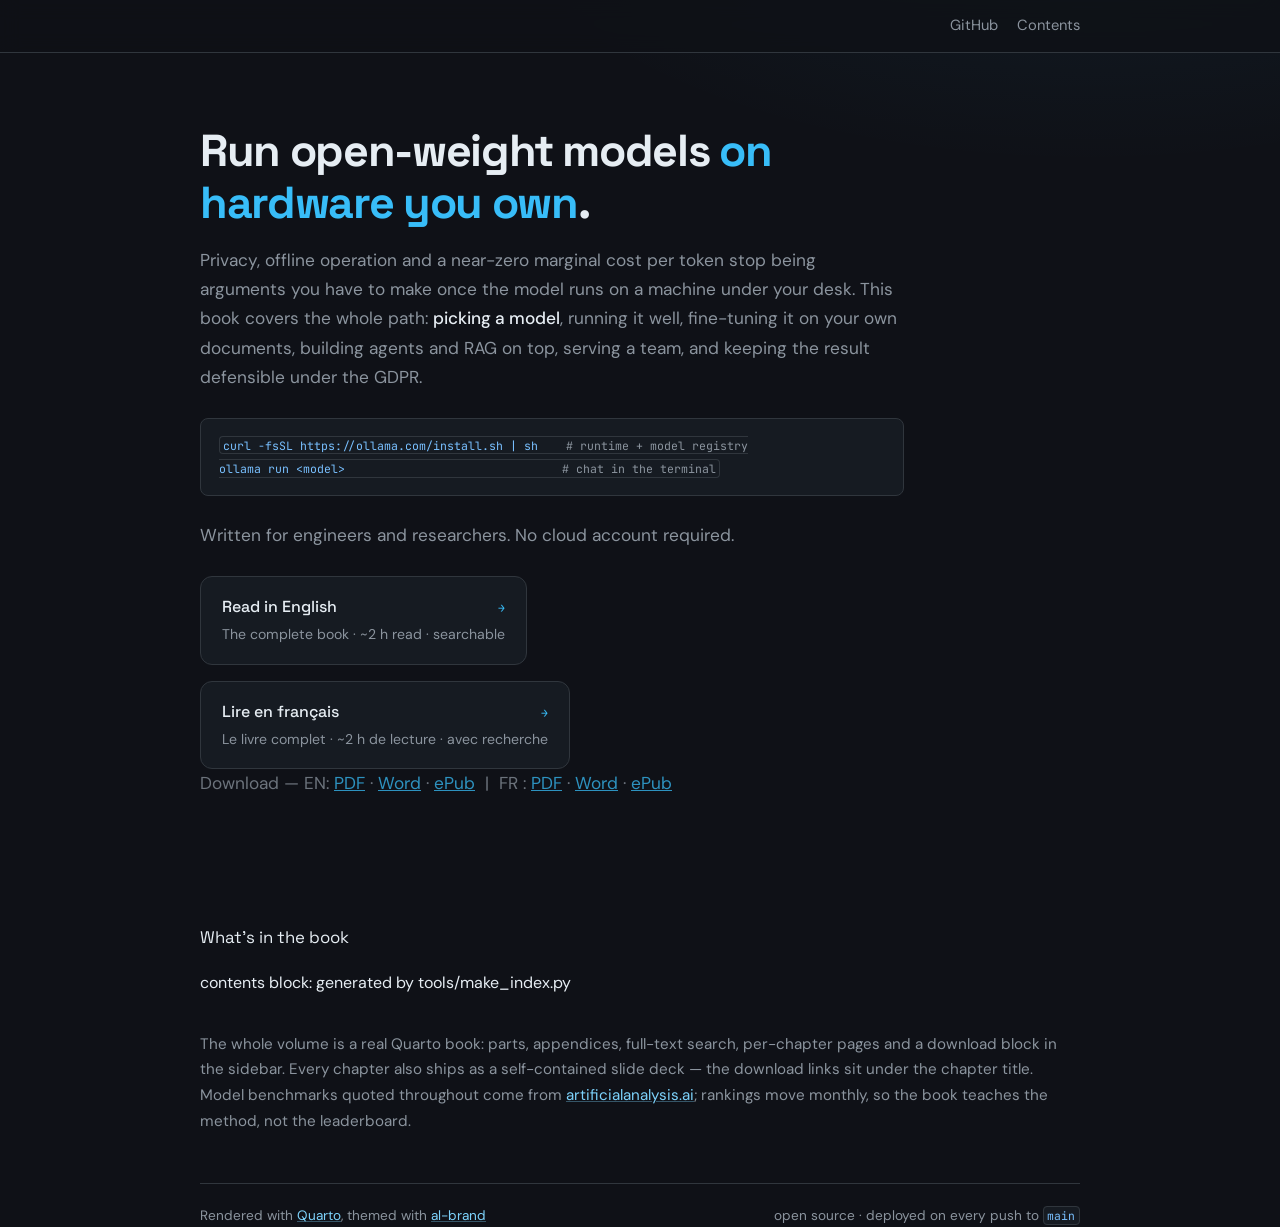
<file: tools/index.html>
<!doctype html>
<html lang="en">
  <head>
    <meta charset="utf-8" />
    <meta name="viewport" content="width=device-width, initial-scale=1" />
    <!--AL-META:BEGIN-->
    <!--AL-META:END-->
    <link
      rel="icon"
      href="data:image/svg+xml,<svg xmlns='http://www.w3.org/2000/svg' viewBox='0 0 100 100'><text y='.9em' font-size='90'>🛰️</text></svg>"
    />
    <link rel="preconnect" href="https://fonts.googleapis.com" />
    <link rel="preconnect" href="https://fonts.gstatic.com" crossorigin />
    <link
      href="https://fonts.googleapis.com/css2?family=Space+Grotesk:wght@500;700&family=DM+Sans:ital,wght@0,400;0,500;1,400&family=JetBrains+Mono&display=swap"
      rel="stylesheet"
    />
    <style>
      :root {
        --void: #0f1117;
        --surface: #161b22;
        --border: #30363d;
        --ink: #e6edf3;
        --muted: #8b949e;
        --sky: #38bdf8;
        --sky-light: #7dd3fc;
      }
      * {
        box-sizing: border-box;
      }
      html {
        scroll-behavior: smooth;
      }
      body {
        margin: 0;
        background:
          radial-gradient(
            64rem 30rem at 85% -10%,
            rgba(56, 189, 248, 0.07),
            transparent 60%
          ),
          var(--void);
        color: var(--ink);
        font-family: "DM Sans", system-ui, sans-serif;
        line-height: 1.7;
      }
      ::selection {
        background: rgba(56, 189, 248, 0.35);
      }
      :focus-visible {
        outline: 2px solid var(--sky);
        outline-offset: 3px;
        border-radius: 4px;
      }
      .wrap {
        max-width: 58rem;
        margin: 0 auto;
        padding: 0 1.5rem;
      }

      /* topbar */
      .topbar {
        position: sticky;
        top: 0;
        z-index: 10;
        backdrop-filter: blur(10px);
        background: rgba(15, 17, 23, 0.78);
        border-bottom: 1px solid var(--border);
      }
      .topbar .wrap {
        display: flex;
        align-items: center;
        height: 3.25rem;
      }
      .brand {
        font-family: "Space Grotesk", sans-serif;
        font-weight: 700;
        color: var(--ink);
        text-decoration: none;
      }
      .brand em {
        color: var(--sky);
        font-style: normal;
      }
      .topbar nav {
        margin-left: auto;
        display: flex;
        gap: 1.2rem;
      }
      .topbar nav a {
        color: var(--muted);
        text-decoration: none;
        font-size: 0.92rem;
      }
      .topbar nav a:hover {
        color: var(--sky);
      }

      /* hero — editorial, left-aligned */
      header.hero {
        padding: 4.5rem 0 3rem;
        max-width: 44rem;
      }
      h1 {
        font-family: "Space Grotesk", sans-serif;
        font-size: clamp(1.9rem, 4.6vw, 2.8rem);
        letter-spacing: -0.03em;
        line-height: 1.15;
        margin: 0 0 1.1rem;
      }
      h1 em {
        color: var(--sky);
        font-style: normal;
      }
      header.hero p {
        color: var(--muted);
        font-size: 1.08rem;
        margin: 0 0 1.6rem;
      }
      header.hero p strong {
        color: var(--ink);
        font-weight: 500;
      }
      .lang-links {
        display: flex;
        gap: 1rem;
        flex-wrap: wrap;
      }
      .dl-line {
        margin-top: 0.9rem;
        font-size: 0.85rem;
        opacity: 0.75;
      }
      .dl-line a {
        color: var(--accent, #38bdf8);
      }
      a.lang {
        display: block;
        min-width: 15rem;
        padding: 1rem 1.3rem;
        border-radius: 12px;
        background: var(--surface);
        border: 1px solid var(--border);
        text-decoration: none;
        color: inherit;
        transition:
          transform 0.16s ease,
          border-color 0.16s ease;
      }
      a.lang:hover {
        transform: translateY(-2px);
        border-color: rgba(56, 189, 248, 0.55);
      }
      a.lang b {
        font-family: "Space Grotesk", sans-serif;
        font-weight: 500;
        display: flex;
        justify-content: space-between;
        align-items: baseline;
      }
      a.lang b span {
        font-family: "JetBrains Mono", monospace;
        font-size: 0.72rem;
        color: var(--sky);
        font-weight: 400;
      }
      a.lang small {
        color: var(--muted);
        font-size: 0.88rem;
      }

      /* table of contents — the book's real structure */
      .toc-label {
        font-family: "Space Grotesk", sans-serif;
        font-size: 1.05rem;
        margin: 3.2rem 0 1.1rem;
        color: var(--ink);
      }
      .parts {
        border-top: 1px solid var(--border);
      }
      .part {
        display: grid;
        grid-template-columns: 14rem 1fr;
        gap: 1rem 2rem;
        padding: 1.15rem 0;
        border-bottom: 1px solid var(--border);
      }
      .part > p {
        grid-column: 1;
        margin: 0;
        font-family: "Space Grotesk", sans-serif;
        font-size: 0.95rem;
        color: var(--sky-light);
      }
      .part > p small {
        display: block;
        color: var(--muted);
        font-family: "DM Sans", sans-serif;
        font-weight: 400;
        font-size: 0.85rem;
      }
      .chapters {
        grid-column: 2;
        margin: 0;
        padding: 0;
        list-style: none;
      }
      .chapters li {
        margin: 0;
      }
      .chapters a {
        color: var(--ink);
        text-decoration: none;
        display: inline-block;
        padding: 0.18rem 0;
        border-bottom: 1px solid transparent;
      }
      .chapters a:hover {
        color: var(--sky-light);
        border-bottom-color: rgba(125, 211, 252, 0.4);
      }
      .chapters .slides {
        margin-left: 0.5rem;
        font-size: 0.78rem;
        color: var(--muted);
      }
      /* formats + footer */
      .formats {
        margin-top: 2.2rem;
        color: var(--muted);
        font-size: 0.95rem;
      }
      code {
        font-family: "JetBrains Mono", monospace;
        font-size: 0.84em;
        background: var(--surface);
        border: 1px solid var(--border);
        border-radius: 4px;
        padding: 0.08em 0.32em;
        color: #79c0ff;
      }
      pre.quickstart {
        font-family: "JetBrains Mono", monospace;
        font-size: 0.86rem;
        line-height: 1.7;
        background: var(--surface);
        border: 1px solid var(--border);
        border-radius: 8px;
        padding: 0.9rem 1.1rem;
        overflow-x: auto;
        margin: 0 0 1.6rem;
      }
      pre.quickstart .c {
        color: var(--muted);
      }
      footer {
        margin-top: 3rem;
        padding-top: 1.25rem;
        border-top: 1px solid var(--border);
        font-size: 0.85rem;
        color: var(--muted);
        display: flex;
        gap: 0.6rem;
        flex-wrap: wrap;
      }
      footer a,
      .formats a {
        color: var(--sky-light);
        text-decoration-color: rgba(125, 211, 252, 0.35);
      }
      footer a:hover,
      .formats a:hover {
        color: var(--sky);
      }
      @media (max-width: 40rem) {
        .part {
          grid-template-columns: 1fr;
          gap: 0.4rem;
        }
        .part > p small {
          display: inline;
        }
      }
    </style>
  </head>
  <body>
    <header class="topbar">
      <div class="wrap">
        <!--AL-BRAND-->
        <nav>
          <a href="https://github.com/antoinelucasfra/local-ai-field-guide">GitHub</a>
          <a href="#contents">Contents</a>
        </nav>
      </div>
    </header>

    <main class="wrap">
      <header class="hero">
        <h1>
          Run open-weight models <em>on hardware you own</em>.
        </h1>
        <p>
          Privacy, offline operation and a near-zero marginal cost per token
          stop being arguments you have to make once the model runs on a
          machine under your desk. This book covers the whole path:
          <strong>picking a model</strong>, running it well, fine-tuning it on
          your own documents, building agents and RAG on top, serving a team,
          and keeping the result defensible under the GDPR.
        </p>
        <pre class="quickstart"><code>curl -fsSL https://ollama.com/install.sh | sh    <span class="c"># runtime + model registry</span>
ollama run &lt;model&gt;                               <span class="c"># chat in the terminal</span></code></pre>
        <p>Written for engineers and researchers. No cloud account required.</p>
        <div class="lang-links">
          <a class="lang" href="en/index.html">
            <b>Read in English <span>→</span></b>
            <small>The complete book · ~2 h read · searchable</small>
          </a>
          <a class="lang" href="fr/index.html">
            <b>Lire en français <span>→</span></b>
            <small>Le livre complet · ~2 h de lecture · avec recherche</small>
          </a>
        </div>
        <p class="dl-line">
          Download — EN:
          <a href="en/book.pdf">PDF</a> · <a href="en/book.docx">Word</a> ·
          <a href="en/book.epub">ePub</a>
          &nbsp;|&nbsp; FR :
          <a href="fr/book.pdf">PDF</a> · <a href="fr/book.docx">Word</a> ·
          <a href="fr/book.epub">ePub</a>
        </p>
      </header>

      <p class="toc-label" id="contents">What's in the book</p>
      <!--AL-TOC:BEGIN--> contents block: generated by tools/make_index.py
      <!--AL-TOC:END-->

      <p class="formats">
        The whole volume is a real Quarto book: parts, appendices, full-text
        search, per-chapter pages and a download block in the sidebar. Every
        chapter also ships as a self-contained slide deck — the download links
        sit under the chapter title. Model benchmarks quoted throughout come from
        <a href="https://artificialanalysis.ai">artificialanalysis.ai</a>;
        rankings move monthly, so the book teaches the method, not the
        leaderboard.
      </p>

      <footer>
        <span>
          Rendered with <a href="https://quarto.org">Quarto</a>, themed with
          <a href="https://github.com/antoinelucasfra/quarto-al-brand"
            >al-brand</a
          >
        </span>
        <span style="margin-left: auto"
          >open source · deployed on every push to <code>main</code></span
        >
      </footer>
    </main>
  </body>
</html>
</file>
